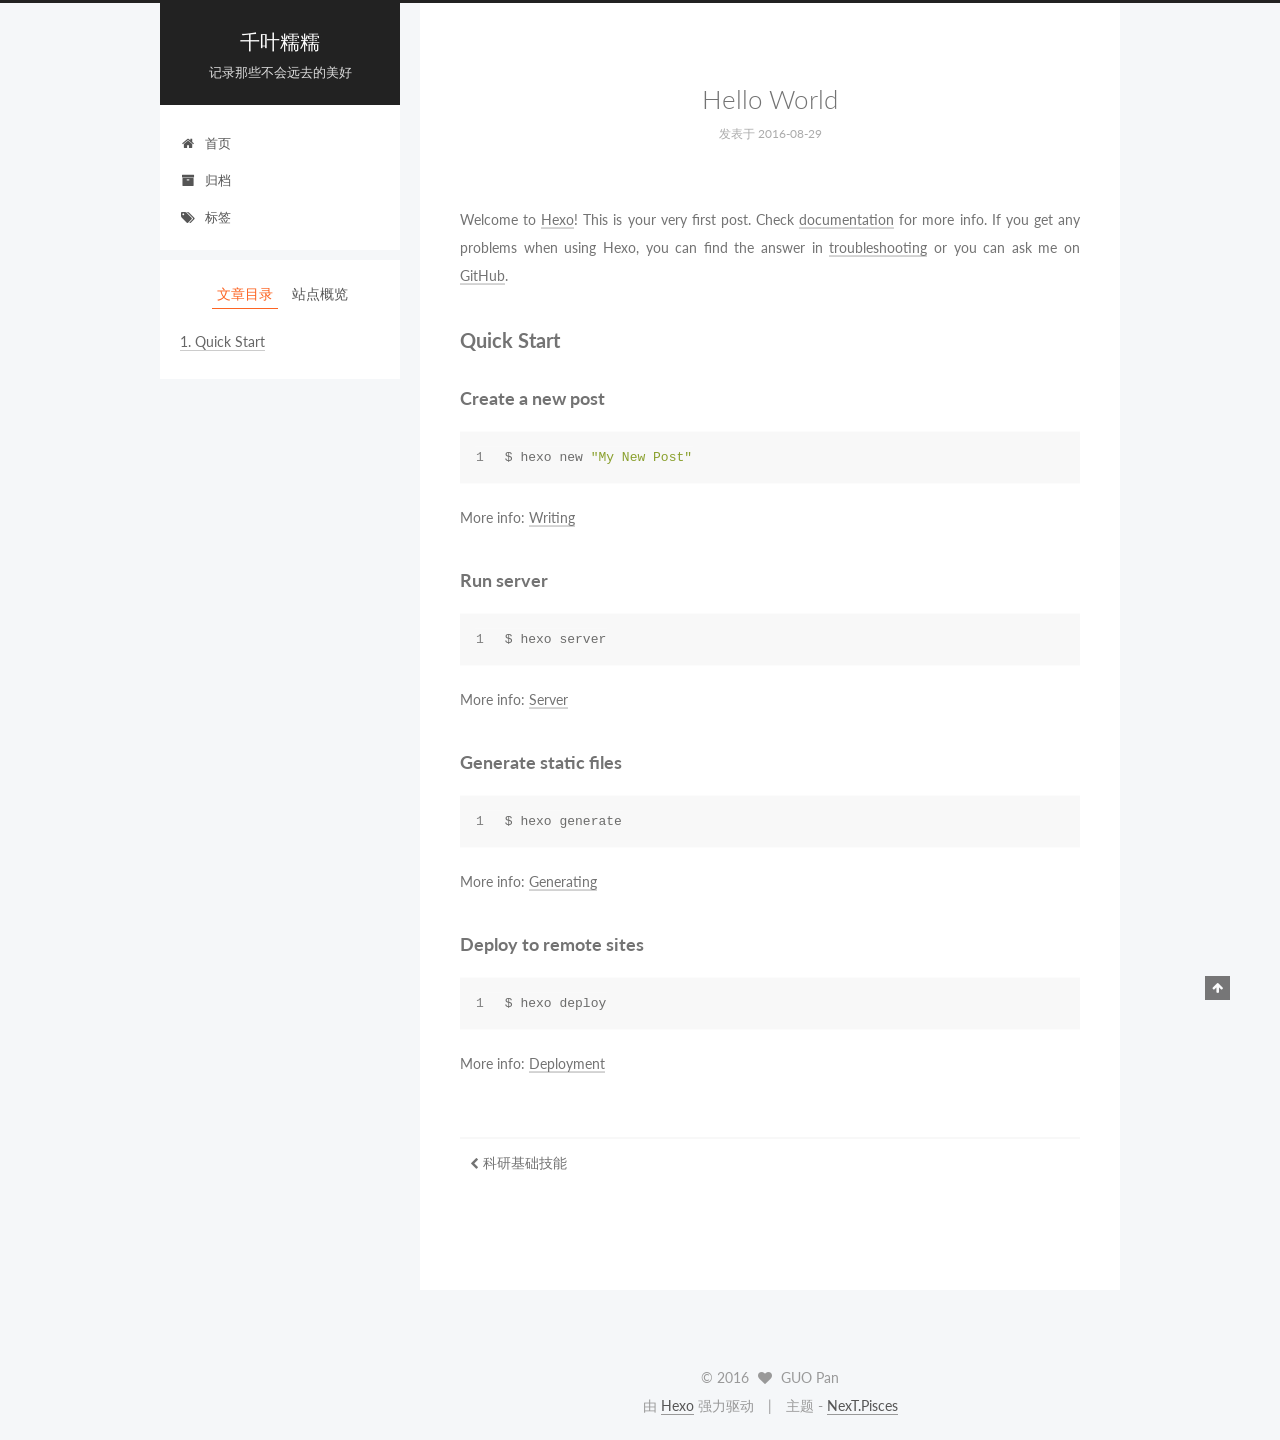
<file: 2016/08/29/hello-world/index.html>
<!doctype html>



  


<html class="theme-next pisces use-motion">
<head>
  <meta charset="UTF-8"/>
<meta http-equiv="X-UA-Compatible" content="IE=edge,chrome=1" />
<meta name="viewport" content="width=device-width, initial-scale=1, maximum-scale=1"/>



<meta http-equiv="Cache-Control" content="no-transform" />
<meta http-equiv="Cache-Control" content="no-siteapp" />












  
  
  <link href="/vendors/fancybox/source/jquery.fancybox.css?v=2.1.5" rel="stylesheet" type="text/css" />




  
  
  
  

  
    
    
  

  

  

  

  

  
    
    
    <link href="//fonts.googleapis.com/css?family=Lato:300,300italic,400,400italic,700,700italic&subset=latin,latin-ext" rel="stylesheet" type="text/css">
  






<link href="/vendors/font-awesome/css/font-awesome.min.css?v=4.4.0" rel="stylesheet" type="text/css" />

<link href="/css/main.css?v=5.0.1" rel="stylesheet" type="text/css" />


  <meta name="keywords" content="Hexo, NexT" />








  <link rel="shortcut icon" type="image/x-icon" href="/favicon.ico?v=5.0.1" />






<meta name="description" content="Welcome to Hexo! This is your very first post. Check documentation for more info. If you get any problems when using Hexo, you can find the answer in troubleshooting or you can ask me on GitHub.
Quick">
<meta property="og:type" content="article">
<meta property="og:title" content="Hello World">
<meta property="og:url" content="http://guopan.github.io/2016/08/29/hello-world/index.html">
<meta property="og:site_name" content="千叶糯糯">
<meta property="og:description" content="Welcome to Hexo! This is your very first post. Check documentation for more info. If you get any problems when using Hexo, you can find the answer in troubleshooting or you can ask me on GitHub.
Quick">
<meta property="og:updated_time" content="2016-08-29T10:52:48.377Z">
<meta name="twitter:card" content="summary">
<meta name="twitter:title" content="Hello World">
<meta name="twitter:description" content="Welcome to Hexo! This is your very first post. Check documentation for more info. If you get any problems when using Hexo, you can find the answer in troubleshooting or you can ask me on GitHub.
Quick">



<script type="text/javascript" id="hexo.configuration">
  var NexT = window.NexT || {};
  var CONFIG = {
    scheme: 'Pisces',
    sidebar: {"position":"left","display":"post"},
    fancybox: true,
    motion: true,
    duoshuo: {
      userId: 0,
      author: '博主'
    }
  };
</script>




  <link rel="canonical" href="http://guopan.github.io/2016/08/29/hello-world/"/>

  <title> Hello World | 千叶糯糯 </title>
</head>

<body itemscope itemtype="http://schema.org/WebPage" lang="zh-Hans">

  










  
  
    
  

  <div class="container one-collumn sidebar-position-left page-post-detail ">
    <div class="headband"></div>

    <header id="header" class="header" itemscope itemtype="http://schema.org/WPHeader">
      <div class="header-inner"><div class="site-meta ">
  

  <div class="custom-logo-site-title">
    <a href="/"  class="brand" rel="start">
      <span class="logo-line-before"><i></i></span>
      <span class="site-title">千叶糯糯</span>
      <span class="logo-line-after"><i></i></span>
    </a>
  </div>
  <p class="site-subtitle">记录那些不会远去的美好</p>
</div>

<div class="site-nav-toggle">
  <button>
    <span class="btn-bar"></span>
    <span class="btn-bar"></span>
    <span class="btn-bar"></span>
  </button>
</div>

<nav class="site-nav">
  

  
    <ul id="menu" class="menu">
      
        
        <li class="menu-item menu-item-home">
          <a href="/" rel="section">
            
              <i class="menu-item-icon fa fa-fw fa-home"></i> <br />
            
            首页
          </a>
        </li>
      
        
        <li class="menu-item menu-item-archives">
          <a href="/archives" rel="section">
            
              <i class="menu-item-icon fa fa-fw fa-archive"></i> <br />
            
            归档
          </a>
        </li>
      
        
        <li class="menu-item menu-item-tags">
          <a href="/tags" rel="section">
            
              <i class="menu-item-icon fa fa-fw fa-tags"></i> <br />
            
            标签
          </a>
        </li>
      

      
    </ul>
  

  
</nav>

 </div>
    </header>

    <main id="main" class="main">
      <div class="main-inner">
        <div class="content-wrap">
          <div id="content" class="content">
            

  <div id="posts" class="posts-expand">
    

  
  

  
  
  

  <article class="post post-type-normal " itemscope itemtype="http://schema.org/Article">

    
      <header class="post-header">

        
        
          <h1 class="post-title" itemprop="name headline">
            
            
              
                Hello World
              
            
          </h1>
        

        <div class="post-meta">
          <span class="post-time">
            <span class="post-meta-item-icon">
              <i class="fa fa-calendar-o"></i>
            </span>
            <span class="post-meta-item-text">发表于</span>
            <time itemprop="dateCreated" datetime="2016-08-29T18:52:48+08:00" content="2016-08-29">
              2016-08-29
            </time>
          </span>

          

          
            
          

          

          
          

          
        </div>
      </header>
    


    <div class="post-body" itemprop="articleBody">

      
      

      
        <p>Welcome to <a href="https://hexo.io/" target="_blank" rel="external">Hexo</a>! This is your very first post. Check <a href="https://hexo.io/docs/" target="_blank" rel="external">documentation</a> for more info. If you get any problems when using Hexo, you can find the answer in <a href="https://hexo.io/docs/troubleshooting.html" target="_blank" rel="external">troubleshooting</a> or you can ask me on <a href="https://github.com/hexojs/hexo/issues" target="_blank" rel="external">GitHub</a>.</p>
<h2 id="Quick-Start"><a href="#Quick-Start" class="headerlink" title="Quick Start"></a>Quick Start</h2><h3 id="Create-a-new-post"><a href="#Create-a-new-post" class="headerlink" title="Create a new post"></a>Create a new post</h3><figure class="highlight bash"><table><tr><td class="gutter"><pre><div class="line">1</div></pre></td><td class="code"><pre><div class="line">$ hexo new <span class="string">"My New Post"</span></div></pre></td></tr></table></figure>
<p>More info: <a href="https://hexo.io/docs/writing.html" target="_blank" rel="external">Writing</a></p>
<h3 id="Run-server"><a href="#Run-server" class="headerlink" title="Run server"></a>Run server</h3><figure class="highlight bash"><table><tr><td class="gutter"><pre><div class="line">1</div></pre></td><td class="code"><pre><div class="line">$ hexo server</div></pre></td></tr></table></figure>
<p>More info: <a href="https://hexo.io/docs/server.html" target="_blank" rel="external">Server</a></p>
<h3 id="Generate-static-files"><a href="#Generate-static-files" class="headerlink" title="Generate static files"></a>Generate static files</h3><figure class="highlight bash"><table><tr><td class="gutter"><pre><div class="line">1</div></pre></td><td class="code"><pre><div class="line">$ hexo generate</div></pre></td></tr></table></figure>
<p>More info: <a href="https://hexo.io/docs/generating.html" target="_blank" rel="external">Generating</a></p>
<h3 id="Deploy-to-remote-sites"><a href="#Deploy-to-remote-sites" class="headerlink" title="Deploy to remote sites"></a>Deploy to remote sites</h3><figure class="highlight bash"><table><tr><td class="gutter"><pre><div class="line">1</div></pre></td><td class="code"><pre><div class="line">$ hexo deploy</div></pre></td></tr></table></figure>
<p>More info: <a href="https://hexo.io/docs/deployment.html" target="_blank" rel="external">Deployment</a></p>

      
    </div>

    <div>
      
        

      
    </div>

    <div>
      
        

      
    </div>

    <footer class="post-footer">
      

      
        <div class="post-nav">
          <div class="post-nav-next post-nav-item">
            
              <a href="/2016/08/20/Science_Reach_Skills/" rel="next" title="科研基础技能">
                <i class="fa fa-chevron-left"></i> 科研基础技能
              </a>
            
          </div>

          <div class="post-nav-prev post-nav-item">
            
          </div>
        </div>
      

      
      
    </footer>
  </article>



    <div class="post-spread">
      
    </div>
  </div>


          </div>
          


          
  <div class="comments" id="comments">
    
  </div>


        </div>
        
          
  
  <div class="sidebar-toggle">
    <div class="sidebar-toggle-line-wrap">
      <span class="sidebar-toggle-line sidebar-toggle-line-first"></span>
      <span class="sidebar-toggle-line sidebar-toggle-line-middle"></span>
      <span class="sidebar-toggle-line sidebar-toggle-line-last"></span>
    </div>
  </div>

  <aside id="sidebar" class="sidebar">
    <div class="sidebar-inner">

      

      
        <ul class="sidebar-nav motion-element">
          <li class="sidebar-nav-toc sidebar-nav-active" data-target="post-toc-wrap" >
            文章目录
          </li>
          <li class="sidebar-nav-overview" data-target="site-overview">
            站点概览
          </li>
        </ul>
      

      <section class="site-overview sidebar-panel ">
        <div class="site-author motion-element" itemprop="author" itemscope itemtype="http://schema.org/Person">
          <img class="site-author-image" itemprop="image"
               src="/images/avatar.png"
               alt="GUO Pan" />
          <p class="site-author-name" itemprop="name">GUO Pan</p>
          <p class="site-description motion-element" itemprop="description">春阑珊，淡紫透霞残</p>
        </div>
        <nav class="site-state motion-element">
          <div class="site-state-item site-state-posts">
            <a href="/archives">
              <span class="site-state-item-count">3</span>
              <span class="site-state-item-name">日志</span>
            </a>
          </div>

          
            <div class="site-state-item site-state-categories">
              
                <span class="site-state-item-count">2</span>
                <span class="site-state-item-name">分类</span>
              
            </div>
          

          

        </nav>

        

        <div class="links-of-author motion-element">
          
        </div>

        
        

        
        

      </section>

      
        <section class="post-toc-wrap motion-element sidebar-panel sidebar-panel-active">
          <div class="post-toc">
            
              
            
            
              <div class="post-toc-content"><ol class="nav"><li class="nav-item nav-level-2"><a class="nav-link" href="#Quick-Start"><span class="nav-number">1.</span> <span class="nav-text">Quick Start</span></a><ol class="nav-child"><li class="nav-item nav-level-3"><a class="nav-link" href="#Create-a-new-post"><span class="nav-number">1.1.</span> <span class="nav-text">Create a new post</span></a></li><li class="nav-item nav-level-3"><a class="nav-link" href="#Run-server"><span class="nav-number">1.2.</span> <span class="nav-text">Run server</span></a></li><li class="nav-item nav-level-3"><a class="nav-link" href="#Generate-static-files"><span class="nav-number">1.3.</span> <span class="nav-text">Generate static files</span></a></li><li class="nav-item nav-level-3"><a class="nav-link" href="#Deploy-to-remote-sites"><span class="nav-number">1.4.</span> <span class="nav-text">Deploy to remote sites</span></a></li></ol></li></ol></div>
            
          </div>
        </section>
      

    </div>
  </aside>


        
      </div>
    </main>

    <footer id="footer" class="footer">
      <div class="footer-inner">
        <div class="copyright" >
  
  &copy; 
  <span itemprop="copyrightYear">2016</span>
  <span class="with-love">
    <i class="fa fa-heart"></i>
  </span>
  <span class="author" itemprop="copyrightHolder">GUO Pan</span>
</div>

<div class="powered-by">
  由 <a class="theme-link" href="https://hexo.io">Hexo</a> 强力驱动
</div>

<div class="theme-info">
  主题 -
  <a class="theme-link" href="https://github.com/iissnan/hexo-theme-next">
    NexT.Pisces
  </a>
</div>

        

        
      </div>
    </footer>

    <div class="back-to-top">
      <i class="fa fa-arrow-up"></i>
    </div>
  </div>

  

<script type="text/javascript">
  if (Object.prototype.toString.call(window.Promise) !== '[object Function]') {
    window.Promise = null;
  }
</script>









  



  
  <script type="text/javascript" src="/vendors/jquery/index.js?v=2.1.3"></script>

  
  <script type="text/javascript" src="/vendors/fastclick/lib/fastclick.min.js?v=1.0.6"></script>

  
  <script type="text/javascript" src="/vendors/jquery_lazyload/jquery.lazyload.js?v=1.9.7"></script>

  
  <script type="text/javascript" src="/vendors/velocity/velocity.min.js?v=1.2.1"></script>

  
  <script type="text/javascript" src="/vendors/velocity/velocity.ui.min.js?v=1.2.1"></script>

  
  <script type="text/javascript" src="/vendors/fancybox/source/jquery.fancybox.pack.js?v=2.1.5"></script>


  


  <script type="text/javascript" src="/js/src/utils.js?v=5.0.1"></script>

  <script type="text/javascript" src="/js/src/motion.js?v=5.0.1"></script>



  
  


  <script type="text/javascript" src="/js/src/affix.js?v=5.0.1"></script>

  <script type="text/javascript" src="/js/src/schemes/pisces.js?v=5.0.1"></script>



  
  <script type="text/javascript" src="/js/src/scrollspy.js?v=5.0.1"></script>
<script type="text/javascript" src="/js/src/post-details.js?v=5.0.1"></script>



  


  <script type="text/javascript" src="/js/src/bootstrap.js?v=5.0.1"></script>



  



  




  
  

  

  

  

</body>
</html>
</file>
<file: css/main.css>
/* normalize.css v3.0.2 | MIT License | git.io/normalize */
html {
  font-family: sans-serif; /* 1 */
  -ms-text-size-adjust: 100%; /* 2 */
  -webkit-text-size-adjust: 100%; /* 2 */
}
body {
  margin: 0;
}
article,
aside,
details,
figcaption,
figure,
footer,
header,
hgroup,
main,
menu,
nav,
section,
summary {
  display: block;
}
audio,
canvas,
progress,
video {
  display: inline-block; /* 1 */
  vertical-align: baseline; /* 2 */
}
audio:not([controls]) {
  display: none;
  height: 0;
}
[hidden],
template {
  display: none;
}
a {
  background-color: transparent;
}
a:active,
a:hover {
  outline: 0;
}
abbr[title] {
  border-bottom: 1px dotted;
}
b,
strong {
  font-weight: bold;
}
dfn {
  font-style: italic;
}
h1 {
  font-size: 2em;
  margin: 0.67em 0;
}
mark {
  background: #ff0;
  color: #000;
}
small {
  font-size: 80%;
}
sub,
sup {
  font-size: 75%;
  line-height: 0;
  position: relative;
  vertical-align: baseline;
}
sup {
  top: -0.5em;
}
sub {
  bottom: -0.25em;
}
img {
  border: 0;
}
svg:not(:root) {
  overflow: hidden;
}
figure {
  margin: 1em 40px;
}
hr {
  -moz-box-sizing: content-box;
  box-sizing: content-box;
  height: 0;
}
pre {
  overflow: auto;
}
code,
kbd,
pre,
samp {
  font-family: monospace, monospace;
  font-size: 1em;
}
button,
input,
optgroup,
select,
textarea {
  color: inherit; /* 1 */
  font: inherit; /* 2 */
  margin: 0; /* 3 */
}
button {
  overflow: visible;
}
button,
select {
  text-transform: none;
}
button,
html input[type="button"],
input[type="reset"],
input[type="submit"] {
  -webkit-appearance: button; /* 2 */
  cursor: pointer; /* 3 */
}
button[disabled],
html input[disabled] {
  cursor: default;
}
button::-moz-focus-inner,
input::-moz-focus-inner {
  border: 0;
  padding: 0;
}
input {
  line-height: normal;
}
input[type="checkbox"],
input[type="radio"] {
  box-sizing: border-box; /* 1 */
  padding: 0; /* 2 */
}
input[type="number"]::-webkit-inner-spin-button,
input[type="number"]::-webkit-outer-spin-button {
  height: auto;
}
input[type="search"] {
  -webkit-appearance: textfield; /* 1 */
  -moz-box-sizing: content-box;
  -webkit-box-sizing: content-box; /* 2 */
  box-sizing: content-box;
}
input[type="search"]::-webkit-search-cancel-button,
input[type="search"]::-webkit-search-decoration {
  -webkit-appearance: none;
}
fieldset {
  border: 1px solid #c0c0c0;
  margin: 0 2px;
  padding: 0.35em 0.625em 0.75em;
}
legend {
  border: 0; /* 1 */
  padding: 0; /* 2 */
}
textarea {
  overflow: auto;
}
optgroup {
  font-weight: bold;
}
table {
  border-collapse: collapse;
  border-spacing: 0;
}
td,
th {
  padding: 0;
}
::selection {
  background: #262a30;
  color: #fff;
}
body {
  position: relative;
  font-family: 'Lato', "PingFang SC", "Microsoft YaHei", sans-serif;
  font-size: 14px;
  line-height: 2;
  color: #555;
  background: #fff;
}
@media (max-width: 767px) {
  body {
    padding-right: 0 !important;
  }
}
@media (min-width: 768px) and (max-width: 991px) {
  body {
    padding-right: 0 !important;
  }
}
@media (min-width: 1600px) {
  body {
    font-size: 16px;
  }
}
h1,
h2,
h3,
h4,
h5,
h6 {
  margin: 0;
  padding: 0;
  font-weight: bold;
  line-height: 1.5;
  font-family: 'Lato', "PingFang SC", "Microsoft YaHei", sans-serif;
}
h2,
h3,
h4,
h5,
h6 {
  margin: 20px 0 15px;
}
h1 {
  font-size: 22px;
}
@media (max-width: 767px) {
  h1 {
    font-size: 18px;
  }
}
h2 {
  font-size: 20px;
}
@media (max-width: 767px) {
  h2 {
    font-size: 16px;
  }
}
h3 {
  font-size: 18px;
}
@media (max-width: 767px) {
  h3 {
    font-size: 14px;
  }
}
h4 {
  font-size: 16px;
}
@media (max-width: 767px) {
  h4 {
    font-size: 12px;
  }
}
h5 {
  font-size: 14px;
}
@media (max-width: 767px) {
  h5 {
    font-size: 10px;
  }
}
h6 {
  font-size: 12px;
}
@media (max-width: 767px) {
  h6 {
    font-size: 8px;
  }
}
p {
  margin: 0 0 25px 0;
}
a {
  color: #555;
  text-decoration: none;
  border-bottom: 1px solid #999;
  word-wrap: break-word;
}
a:hover {
  color: #222;
  border-bottom-color: #222;
}
ul {
  list-style: none;
}
blockquote {
  margin: 0;
  padding: 0;
}
img {
  display: block;
  margin: auto;
  max-width: 100%;
  height: auto;
}
hr {
  margin: 40px 0;
  height: 3px;
  border: none;
  background-color: #ddd;
  background-image: repeating-linear-gradient(-45deg, #fff, #fff 4px, transparent 4px, transparent 8px);
}
blockquote {
  padding: 0 15px;
  color: #666;
  border-left: 4px solid #ddd;
}
blockquote cite::before {
  content: "-";
  padding: 0 5px;
}
dt {
  font-weight: 700;
}
dd {
  margin: 0;
  padding: 0;
}
.text-left {
  text-align: left;
}
.text-center {
  text-align: center;
}
.text-right {
  text-align: right;
}
.text-justify {
  text-align: justify;
}
.text-nowrap {
  white-space: nowrap;
}
.text-lowercase {
  text-transform: lowercase;
}
.text-uppercase {
  text-transform: uppercase;
}
.text-capitalize {
  text-transform: capitalize;
}
.center-block {
  display: block;
  margin-left: auto;
  margin-right: auto;
}
.clearfix:before,
.clearfix:after {
  content: " ";
  display: table;
}
.clearfix:after {
  clear: both;
}
.pullquote {
  width: 45%;
}
.pullquote.left {
  float: left;
  margin-left: 5px;
  margin-right: 10px;
}
.pullquote.right {
  float: right;
  margin-left: 10px;
  margin-right: 5px;
}
.affix.affix.affix {
  position: fixed;
}
.translation {
  margin-top: -20px;
  font-size: 14px;
  color: #999;
}
.scrollbar-measure {
  width: 100px;
  height: 100px;
  overflow: scroll;
  position: absolute;
  top: -9999px;
}
.use-motion .motion-element {
  opacity: 0;
}
#local-search-input {
  padding: 3px;
  border: none;
  text-indent: 14px;
  border-radius: 0;
  width: 140px;
  outline: none;
  border-bottom: 1px solid #999;
  background: inherit;
  opacity: 0.5;
}
#local-search-input:focus {
  opacity: 1;
}
.search-icon {
  position: absolute;
  top: 9px;
}
table {
  margin: 20px 0;
  width: 100%;
  border-collapse: collapse;
  border-spacing: 0;
  border: 1px solid #ddd;
  font-size: 14px;
  table-layout: fixed;
  word-wrap: break-all;
}
table>tbody>tr:nth-of-type(odd) {
  background-color: #f9f9f9;
}
table>tbody>tr:hover {
  background-color: #f5f5f5;
}
caption,
th,
td {
  padding: 8px;
  text-align: left;
  vertical-align: middle;
  font-weight: normal;
}
th,
td {
  border-bottom: 3px solid #ddd;
  border-right: 1px solid #eee;
}
th {
  padding-bottom: 10px;
  font-weight: 700;
}
td {
  border-bottom-width: 1px;
}
html,
body {
  height: 100%;
}
.container {
  position: relative;
  min-height: 100%;
}
.header-inner {
  margin: 0 auto;
  padding: 100px 0 70px;
  width: 700px;
}
@media (min-width: 1600px) {
  .container .header-inner {
    width: 900px;
  }
}
.main {
  padding-bottom: 150px;
}
.main-inner {
  margin: 0 auto;
  width: 700px;
}
@media (min-width: 1600px) {
  .container .main-inner {
    width: 900px;
  }
}
.footer {
  position: absolute;
  left: 0;
  bottom: 0;
  width: 100%;
  min-height: 50px;
}
.footer-inner {
  box-sizing: border-box;
  margin: 20px auto;
  width: 700px;
}
@media (min-width: 1600px) {
  .container .footer-inner {
    width: 900px;
  }
}
pre,
.highlight {
  overflow: auto;
  margin: 20px 0;
  padding: 15px;
  font-size: 13px;
  color: #4d4d4c;
  background: #f7f7f7;
  line-height: 1.6;
}
pre,
code {
  font-family: consolas, Menlo, "PingFang SC", "Microsoft YaHei", monospace;
}
code {
  padding: 2px 4px;
  word-break: break-all;
  color: #555;
  background: #eee;
  border-radius: 4px;
  font-size: 13px;
}
pre code {
  padding: 0;
  color: #4d4d4c;
  background: none;
  text-shadow: none;
}
.highlight pre {
  border: none;
  margin: 0;
  padding: 1px;
}
.highlight table {
  margin: 0;
  width: auto;
  border: none;
}
.highlight td {
  border: none;
  padding: 0;
}
.highlight figcaption {
  font-size: 1em;
  color: #4d4d4c;
  line-height: 1em;
  margin-bottom: 1em;
}
.highlight figcaption:before,
.highlight figcaption:after {
  content: " ";
  display: table;
}
.highlight figcaption:after {
  clear: both;
}
.highlight figcaption a {
  float: right;
  color: #4d4d4c;
}
.highlight figcaption a:hover {
  border-bottom-color: #4d4d4c;
}
.highlight .gutter pre {
  color: #666;
  text-align: right;
  padding-right: 20px;
}
.highlight .line {
  height: 20px;
}
.gist table {
  width: auto;
}
.gist table td {
  border: none;
}
pre .comment {
  color: #8e908c;
}
pre .variable,
pre .attribute,
pre .tag,
pre .regexp,
pre .ruby .constant,
pre .xml .tag .title,
pre .xml .pi,
pre .xml .doctype,
pre .html .doctype,
pre .css .id,
pre .css .class,
pre .css .pseudo {
  color: #c82829;
}
pre .number,
pre .preprocessor,
pre .built_in,
pre .literal,
pre .params,
pre .constant,
pre .command {
  color: #f5871f;
}
pre .ruby .class .title,
pre .css .rules .attribute,
pre .string,
pre .value,
pre .inheritance,
pre .header,
pre .ruby .symbol,
pre .xml .cdata,
pre .special,
pre .number,
pre .formula {
  color: #718c00;
}
pre .title,
pre .css .hexcolor {
  color: #3e999f;
}
pre .function,
pre .python .decorator,
pre .python .title,
pre .ruby .function .title,
pre .ruby .title .keyword,
pre .perl .sub,
pre .javascript .title,
pre .coffeescript .title {
  color: #4271ae;
}
pre .keyword,
pre .javascript .function {
  color: #8959a8;
}
.full-image.full-image.full-image {
  border: none;
  max-width: 100%;
  width: auto;
  margin: 20px auto;
}
@media (min-width: 992px) {
  .full-image.full-image.full-image {
    max-width: none;
    width: 126%;
    margin: 0 -13%;
  }
}
.blockquote-center,
.page-home .post-type-quote blockquote,
.page-post-detail .post-type-quote blockquote {
  position: relative;
  margin: 40px 0;
  padding: 0;
  border-left: none;
  text-align: center;
}
.blockquote-center::before,
.page-home .post-type-quote blockquote::before,
.page-post-detail .post-type-quote blockquote::before,
.blockquote-center::after,
.page-home .post-type-quote blockquote::after,
.page-post-detail .post-type-quote blockquote::after {
  position: absolute;
  content: ' ';
  display: block;
  width: 100%;
  height: 24px;
  opacity: 0.2;
  background-repeat: no-repeat;
  background-position: 0 -6px;
  background-size: 22px 22px;
}
.blockquote-center::before,
.page-home .post-type-quote blockquote::before,
.page-post-detail .post-type-quote blockquote::before {
  top: -20px;
  background-image: url("../images/quote-l.svg");
  border-top: 1px solid #ccc;
}
.blockquote-center::after,
.page-home .post-type-quote blockquote::after,
.page-post-detail .post-type-quote blockquote::after {
  bottom: -20px;
  background-image: url("../images/quote-r.svg");
  border-bottom: 1px solid #ccc;
  background-position: 100% 8px;
}
.blockquote-center p,
.page-home .post-type-quote blockquote p,
.page-post-detail .post-type-quote blockquote p,
.blockquote-center div,
.page-home .post-type-quote blockquote div,
.page-post-detail .post-type-quote blockquote div {
  text-align: center;
}
.post .post-body .group-picture img {
  box-sizing: border-box;
  padding: 0 3px;
  border: none;
}
.post .group-picture-row {
  overflow: hidden;
  margin-top: 6px;
}
.post .group-picture-row:first-child {
  margin-top: 0;
}
.post .group-picture-column {
  float: left;
}
.page-post-detail .post-body .group-picture-column {
  float: none;
  margin-top: 10px;
  width: auto !important;
}
.page-post-detail .post-body .group-picture-column img {
  margin: 0 auto;
}
.page-archive .group-picture-container {
  overflow: hidden;
}
.page-archive .group-picture-row {
  float: left;
}
.page-archive .group-picture-row:first-child {
  margin-top: 6px;
}
.page-archive .group-picture-column {
  max-width: 150px;
  max-height: 150px;
}
.btn {
  display: inline-block;
  padding: 0 20px;
  font-size: 14px;
  color: #fff;
  background: #222;
  border: 2px solid #555;
  text-decoration: none;
  border-radius: 0;
  transition-property: background-color;
  transition-duration: 0.2s;
  transition-timing-function: ease-in-out;
  transition-delay: 0s;
}
.btn:hover,
.post-more-link .btn:hover {
  border-color: #222;
  color: #fff;
  background: #222;
}
.btn-bar {
  display: block;
  width: 22px;
  height: 2px;
  background: #555;
  border-radius: 1px;
}
.btn-bar+.btn-bar {
  margin-top: 4px;
}
.pagination {
  margin: 120px 0 40px;
  text-align: center;
  border-top: 1px solid #eee;
}
.page-number-basic,
.pagination .prev,
.pagination .next,
.pagination .page-number,
.pagination .space {
  display: inline-block;
  position: relative;
  top: -1px;
  margin: 0 10px;
  padding: 0 10px;
  line-height: 30px;
}
@media (max-width: 767px) {
  .page-number-basic,
  .pagination .prev,
  .pagination .next,
  .pagination .page-number,
  .pagination .space {
    margin: 0 5px;
  }
}
.pagination .prev,
.pagination .next,
.pagination .page-number {
  border-bottom: 0;
  border-top: 1px solid #eee;
  transition-property: border-color;
  transition-duration: 0.2s;
  transition-timing-function: ease-in-out;
  transition-delay: 0s;
}
.pagination .prev:hover,
.pagination .next:hover,
.pagination .page-number:hover {
  border-top-color: #222;
}
.pagination .space {
  padding: 0;
  margin: 0;
}
.pagination .prev {
  margin-left: 0;
}
.pagination .next {
  margin-right: 0;
}
.pagination .page-number.current {
  color: #fff;
  background: #ccc;
  border-top-color: #ccc;
}
@media (max-width: 767px) {
  .pagination {
    border-top: none;
  }
  .pagination .prev,
  .pagination .next,
  .pagination .page-number {
    margin-bottom: 10px;
    border-top: 0;
    border-bottom: 1px solid #eee;
  }
  .pagination .prev:hover,
  .pagination .next:hover,
  .pagination .page-number:hover {
    border-bottom-color: #222;
  }
}
.comments {
  margin: 60px 20px 0;
}
.tag-cloud {
  text-align: center;
}
.tag-cloud a {
  display: inline-block;
  margin: 10px;
}
.back-to-top {
  box-sizing: border-box;
  position: fixed;
  bottom: -100px;
  right: 50px;
  z-index: 1050;
  padding: 0 6px;
  width: 25px;
  background: #222;
  font-size: 12px;
  opacity: 0.6;
  color: #fff;
  cursor: pointer;
  text-align: center;
  -webkit-transform: translateZ(0);
  transition-property: bottom;
  transition-duration: 0.2s;
  transition-timing-function: ease-in-out;
  transition-delay: 0s;
}
@media (max-width: 767px) {
  .back-to-top {
    display: none;
  }
}
@media (min-width: 768px) and (max-width: 991px) {
  .back-to-top {
    display: none;
  }
}
.back-to-top.back-to-top-on {
  bottom: 40px;
}
.header {
  background: #fff;
}
.header-inner {
  position: relative;
}
.headband {
  height: 3px;
  background: #222;
}
.site-meta {
  margin: 0;
  text-align: center;
}
@media (max-width: 767px) {
  .site-meta {
    text-align: center;
  }
}
.brand {
  position: relative;
  display: inline-block;
  padding: 0 40px;
  color: #fff;
  background: #222;
  border-bottom: none;
}
.brand:hover {
  color: #fff;
}
.logo {
  display: inline-block;
  margin-right: 5px;
  line-height: 36px;
  vertical-align: top;
}
.site-title {
  display: inline-block;
  vertical-align: top;
  line-height: 36px;
  font-size: 20px;
  font-weight: normal;
  font-family: 'Lato', "PingFang SC", "Microsoft YaHei", sans-serif;
}
.site-subtitle {
  margin-top: 10px;
  font-size: 13px;
  color: #ddd;
}
.use-motion .brand {
  opacity: 0;
}
.use-motion .logo,
.use-motion .site-title,
.use-motion .site-subtitle {
  opacity: 0;
  position: relative;
  top: -10px;
}
.site-nav-toggle {
  display: none;
  position: absolute;
  top: 10px;
  left: 10px;
}
@media (max-width: 767px) {
  .site-nav-toggle {
    display: block;
  }
}
.site-nav-toggle button {
  margin-top: 2px;
  padding: 9px 10px;
  background: transparent;
  border: none;
}
@media (max-width: 767px) {
  .site-nav {
    display: none;
    margin: 0 -10px;
    padding: 0 10px;
    clear: both;
    border-top: 1px solid #ddd;
  }
}
@media (min-width: 768px) and (max-width: 991px) {
  .site-nav {
    display: block !important;
  }
}
@media (min-width: 992px) {
  .site-nav {
    display: block !important;
  }
}
.menu {
  margin-top: 20px;
  padding-left: 0;
  text-align: center;
}
.menu .menu-item {
  display: inline-block;
  margin: 0 10px;
}
@media screen and (max-width: 767px) {
  .menu .menu-item {
    margin-top: 10px;
  }
}
.menu .menu-item a {
  display: block;
  font-size: 13px;
  text-transform: capitalize;
  line-height: inherit;
  border-bottom: 1px solid transparent;
  transition-property: border-color;
  transition-duration: 0.2s;
  transition-timing-function: ease-in-out;
  transition-delay: 0s;
}
.menu .menu-item a:hover,
.menu-item-active a {
  border-bottom-color: #222;
}
.menu .menu-item .fa {
  margin-right: 5px;
}
.use-motion .menu-item {
  opacity: 0;
}
.post-body {
  font-family: 'Lato', "PingFang SC", "Microsoft YaHei", sans-serif;
}
@media (max-width: 767px) {
  .post-body {
    word-break: break-word;
  }
}
.post-body .fancybox img {
  display: block !important;
  margin: 0 auto;
  cursor: pointer;
  cursor: zoom-in;
  cursor: -webkit-zoom-in;
}
.post-body .image-caption,
.post-body .figure .caption {
  margin: 10px auto 15px;
  text-align: center;
  font-size: 14px;
  color: #999;
  font-weight: bold;
  line-height: 1;
}
.post-sticky-flag {
  display: inline-block;
  font-size: 16px;
  -ms-transform: rotate(30deg);
  -webkit-transform: rotate(30deg);
  -moz-transform: rotate(30deg);
  -ms-transform: rotate(30deg);
  -o-transform: rotate(30deg);
  transform: rotate(30deg);
}
.posts-expand {
  padding-top: 40px;
}
@media (max-width: 767px) {
  .posts-expand {
    margin: 0 20px;
  }
  .post-body pre,
  .post-body .highlight {
    padding: 10px;
  }
  .post-body pre .gutter pre,
  .post-body .highlight .gutter pre {
    padding-right: 10px;
  }
}
@media (min-width: 992px) {
  .posts-expand .post-body {
    text-align: justify;
  }
}
.posts-expand .post-body h2,
.posts-expand .post-body h3,
.posts-expand .post-body h4,
.posts-expand .post-body h5,
.posts-expand .post-body h6 {
  padding-top: 10px;
}
.posts-expand .post-body h2 .header-anchor,
.posts-expand .post-body h3 .header-anchor,
.posts-expand .post-body h4 .header-anchor,
.posts-expand .post-body h5 .header-anchor,
.posts-expand .post-body h6 .header-anchor {
  float: right;
  margin-left: 10px;
  color: #ccc;
  border-bottom-style: none;
  visibility: hidden;
}
.posts-expand .post-body h2 .header-anchor:hover,
.posts-expand .post-body h3 .header-anchor:hover,
.posts-expand .post-body h4 .header-anchor:hover,
.posts-expand .post-body h5 .header-anchor:hover,
.posts-expand .post-body h6 .header-anchor:hover {
  color: inherit;
}
.posts-expand .post-body h2:hover .header-anchor,
.posts-expand .post-body h3:hover .header-anchor,
.posts-expand .post-body h4:hover .header-anchor,
.posts-expand .post-body h5:hover .header-anchor,
.posts-expand .post-body h6:hover .header-anchor {
  visibility: visible;
}
.posts-expand .post-body ul li {
  list-style: circle;
}
.posts-expand .post-body img {
  box-sizing: border-box;
  margin: auto;
  padding: 3px;
  border: 1px solid #ddd;
}
.posts-expand .fancybox img {
  margin: 0 auto;
}
@media (max-width: 767px) {
  .posts-collapse {
    margin: 0 20px;
  }
  .posts-collapse .post-title,
  .posts-collapse .post-meta {
    display: block;
    width: auto;
    text-align: left;
  }
}
.posts-collapse {
  position: relative;
  z-index: 1010;
  margin-left: 55px;
}
.posts-collapse::after {
  content: " ";
  position: absolute;
  top: 20px;
  left: 0;
  margin-left: -2px;
  width: 4px;
  height: 100%;
  background: #f5f5f5;
  z-index: -1;
}
@media (max-width: 767px) {
  .posts-collapse {
    margin: 0 20px;
  }
}
.posts-collapse .collection-title {
  position: relative;
  margin: 60px 0;
}
.posts-collapse .collection-title h2 {
  margin-left: 20px;
}
.posts-collapse .collection-title small {
  color: #bbb;
}
.posts-collapse .collection-title::before {
  content: " ";
  position: absolute;
  left: 0;
  top: 50%;
  margin-left: -4px;
  margin-top: -4px;
  width: 8px;
  height: 8px;
  background: #bbb;
  border-radius: 50%;
}
.posts-collapse .post {
  margin: 30px 0;
}
.posts-collapse .post-header {
  position: relative;
  transition-duration: 0.2s;
  transition-timing-function: ease-in-out;
  transition-delay: 0s;
  transition-property: border;
  border-bottom: 1px dashed #ccc;
}
.posts-collapse .post-header::before {
  content: " ";
  position: absolute;
  left: 0;
  top: 12px;
  width: 6px;
  height: 6px;
  margin-left: -4px;
  background: #bbb;
  border-radius: 50%;
  border: 1px solid #fff;
  transition-duration: 0.2s;
  transition-timing-function: ease-in-out;
  transition-delay: 0s;
  transition-property: background;
}
.posts-collapse .post-header:hover {
  border-bottom-color: #666;
}
.posts-collapse .post-header:hover::before {
  background: #222;
}
.posts-collapse .post-meta {
  position: absolute;
  font-size: 12px;
  left: 20px;
  top: 5px;
}
.posts-collapse .post-comments-count {
  display: none;
}
.posts-collapse .post-title {
  margin-left: 60px;
  font-size: 16px;
  font-weight: normal;
  line-height: inherit;
}
.posts-collapse .post-title::after {
  margin-left: 3px;
  opacity: 0.6;
}
.posts-collapse .post-title a {
  color: #666;
  border-bottom: none;
}
.page-home .post-type-quote .post-header,
.page-post-detail .post-type-quote .post-header,
.page-home .post-type-quote .post-tags,
.page-post-detail .post-type-quote .post-tags {
  display: none;
}
.posts-expand .post-title {
  font-size: 26px;
  text-align: center;
  word-break: break-word;
  font-weight: 300;
}
@media (max-width: 767px) {
  .posts-expand .post-title {
    font-size: 22px;
  }
}
.posts-expand .post-title-link {
  display: inline-block;
  position: relative;
  color: #555;
  border-bottom: none;
  line-height: 1.2;
  vertical-align: top;
}
.posts-expand .post-title-link::before {
  content: "";
  position: absolute;
  width: 100%;
  height: 2px;
  bottom: 0;
  left: 0;
  background-color: #000;
  visibility: hidden;
  -webkit-transform: scaleX(0);
  -moz-transform: scaleX(0);
  -ms-transform: scaleX(0);
  -o-transform: scaleX(0);
  transform: scaleX(0);
  transition-duration: 0.2s;
  transition-timing-function: ease-in-out;
  transition-delay: 0s;
}
.posts-expand .post-title-link:hover::before {
  visibility: visible;
  -webkit-transform: scaleX(1);
  -moz-transform: scaleX(1);
  -ms-transform: scaleX(1);
  -o-transform: scaleX(1);
  transform: scaleX(1);
}
.posts-expand .post-title-link .fa {
  font-size: 16px;
}
.posts-expand .post-meta {
  margin: 3px 0 60px 0;
  color: #999;
  font-family: 'Lato', "PingFang SC", "Microsoft YaHei", sans-serif;
  font-size: 12px;
  text-align: center;
}
.posts-expand .post-meta .post-category-list {
  display: inline-block;
  margin: 0;
  padding: 3px;
}
.posts-expand .post-meta .post-category-list-link {
  color: #999;
}
.post-meta-item-icon {
  display: none;
  margin-right: 3px;
}
@media (min-width: 768px) and (max-width: 991px) {
  .post-meta-item-icon {
    display: inline-block;
  }
}
@media (max-width: 767px) {
  .post-meta-item-icon {
    display: inline-block;
  }
}
@media (min-width: 768px) and (max-width: 991px) {
  .post-meta-item-text {
    display: none;
  }
}
@media (max-width: 767px) {
  .post-meta-item-text {
    display: none;
  }
}
@media (max-width: 767px) {
  .posts-expand .post-comments-count {
    display: none;
  }
}
.post-more-link {
  margin-top: 50px;
}
.post-more-link .btn {
  color: #555;
  font-size: 14px;
  background: #fff;
  border-radius: 2px;
  line-height: 2;
}
.posts-expand .post-tags {
  margin-top: 40px;
  text-align: center;
}
.posts-expand .post-tags a {
  display: inline-block;
  margin-right: 10px;
  font-size: 13px;
}
.post-nav {
  overflow: hidden;
  margin-top: 60px;
  padding: 10px;
  white-space: nowrap;
  border-top: 1px solid #eee;
}
.post-nav-item {
  display: inline-block;
  width: 50%;
  white-space: normal;
}
.post-nav-item a {
  position: relative;
  display: inline-block;
  line-height: 25px;
  font-size: 14px;
  color: #555;
  border-bottom: none;
}
.post-nav-item a:hover {
  color: #222;
  border-bottom: none;
}
.post-nav-item a:active {
  top: 2px;
}
.post-nav-item a i {
  font-size: 12px;
}
.post-nav-prev {
  text-align: right;
}
.posts-expand .post-eof {
  display: block;
  margin: 80px auto 60px;
  width: 8%;
  height: 1px;
  background: #ccc;
  text-align: center;
}
.post:last-child .post-eof.post-eof.post-eof {
  display: none;
}
.post-gallery {
  display: table;
  table-layout: fixed;
  width: 100%;
  border-collapse: separate;
}
.post-gallery-row {
  display: table-row;
}
.post-gallery .post-gallery-img {
  display: table-cell;
  text-align: center;
  vertical-align: middle;
  border: none;
}
.post-gallery .post-gallery-img img {
  max-width: 100%;
  max-height: 100%;
  border: none;
}
.fancybox-close,
.fancybox-close:hover {
  border: none;
}
.sidebar {
  position: fixed;
  right: 0;
  top: 0;
  bottom: 0;
  width: 0;
  z-index: 1040;
  box-shadow: inset 0 2px 6px #000;
  background: #222;
  -webkit-transform: translateZ(0);
}
.sidebar a {
  color: #999;
  border-bottom-color: #555;
}
.sidebar a:hover {
  color: #eee;
}
@media (min-width: 768px) and (max-width: 991px) {
  .sidebar {
    display: none !important;
  }
}
@media (max-width: 767px) {
  .sidebar {
    display: none !important;
  }
}
.sidebar-inner {
  position: relative;
  padding: 20px 10px;
  color: #999;
  text-align: center;
}
.sidebar-toggle {
  position: fixed;
  right: 50px;
  bottom: 45px;
  width: 15px;
  height: 15px;
  padding: 5px;
  background: #222;
  line-height: 0;
  z-index: 1050;
  cursor: pointer;
  -webkit-transform: translateZ(0);
}
@media (min-width: 768px) and (max-width: 991px) {
  .sidebar-toggle {
    display: none;
  }
}
@media (max-width: 767px) {
  .sidebar-toggle {
    display: none;
  }
}
.sidebar-toggle-line {
  position: relative;
  display: inline-block;
  vertical-align: top;
  height: 2px;
  width: 100%;
  background: #fff;
  margin-top: 3px;
}
.sidebar-toggle-line:first-child {
  margin-top: 0;
}
.site-author-image {
  display: block;
  margin: 0 auto;
  padding: 2px;
  max-width: 120px;
  height: auto;
  border: 1px solid #eee;
}
.site-author-name {
  margin: 0;
  text-align: center;
  color: #222;
  font-weight: 600;
}
.site-description {
  margin-top: 0;
  text-align: center;
  font-size: 13px;
  color: #999;
}
.site-state {
  overflow: hidden;
  line-height: 1.4;
  white-space: nowrap;
  text-align: center;
}
.site-state-item {
  display: inline-block;
  padding: 0 15px;
  border-left: 1px solid #eee;
}
.site-state-item:first-child {
  border-left: none;
}
.site-state-item a {
  border-bottom: none;
}
.site-state-item-count {
  display: block;
  text-align: center;
  color: inherit;
  font-weight: 600;
  font-size: 16px;
}
.site-state-item-name {
  font-size: 13px;
  color: #999;
}
.feed-link {
  margin-top: 20px;
}
.feed-link a {
  display: inline-block;
  padding: 0 15px;
  color: #fc6423;
  border: 1px solid #fc6423;
  border-radius: 4px;
}
.feed-link a i {
  color: #fc6423;
  font-size: 14px;
}
.feed-link a:hover {
  color: #fff;
  background: #fc6423;
}
.feed-link a:hover i {
  color: #fff;
}
.links-of-author {
  margin-top: 20px;
}
.links-of-author a {
  display: inline-block;
  vertical-align: middle;
  margin-right: 10px;
  margin-bottom: 10px;
  border-bottom-color: #555;
  font-size: 13px;
}
.links-of-author a:before {
  display: inline-block;
  vertical-align: middle;
  margin-right: 3px;
  content: " ";
  width: 4px;
  height: 4px;
  border-radius: 50%;
  background: #ff6ce8;
}
.links-of-blogroll {
  font-size: 13px;
}
.links-of-blogroll-title {
  margin-top: 20px;
  font-size: 14px;
  font-weight: 600;
}
.links-of-blogroll-list {
  margin: 0;
  padding: 0;
}
.links-of-blogroll-item {
  padding: 2px 10px;
}
.sidebar-nav {
  margin: 0 0 20px;
  padding-left: 0;
}
.sidebar-nav li {
  display: inline-block;
  cursor: pointer;
  border-bottom: 1px solid transparent;
  font-size: 14px;
  color: #555;
}
.sidebar-nav li:hover {
  color: #fc6423;
}
.page-post-detail .sidebar-nav-toc {
  padding: 0 5px;
}
.page-post-detail .sidebar-nav-overview {
  margin-left: 10px;
}
.sidebar-nav .sidebar-nav-active {
  color: #fc6423;
  border-bottom-color: #fc6423;
}
.sidebar-nav .sidebar-nav-active:hover {
  color: #fc6423;
}
.sidebar-panel {
  display: none;
}
.sidebar-panel-active {
  display: block;
}
.post-toc-empty {
  font-size: 14px;
  color: #666;
}
.post-toc-wrap {
  overflow: hidden;
}
.post-toc {
  overflow: auto;
}
.post-toc ol {
  margin: 0;
  padding: 0 2px 5px 10px;
  text-align: left;
  list-style: none;
  font-size: 14px;
}
.post-toc ol > ol {
  padding-left: 0;
}
.post-toc ol a {
  transition-duration: 0.2s;
  transition-timing-function: ease-in-out;
  transition-delay: 0s;
  transition-property: all;
  color: #666;
  border-bottom-color: #ccc;
}
.post-toc ol a:hover {
  color: #000;
  border-bottom-color: #000;
}
.post-toc .nav-item {
  overflow: hidden;
  text-overflow: ellipsis;
  white-space: nowrap;
  line-height: 1.8;
}
.post-toc .nav .nav-child {
  display: none;
}
.post-toc .nav .active > .nav-child {
  display: block;
}
.post-toc .nav .active-current > .nav-child {
  display: block;
}
.post-toc .nav .active-current > .nav-child > .nav-item {
  display: block;
}
.post-toc .nav .active > a {
  color: #fc6423;
  border-bottom-color: #fc6423;
}
.post-toc .nav .active-current > a {
  color: #fc6423;
}
.post-toc .nav .active-current > a:hover {
  color: #fc6423;
}
.footer {
  font-size: 14px;
  color: #999;
}
.footer img {
  border: none;
}
.footer-inner {
  text-align: center;
}
.with-love {
  display: inline-block;
  margin: 0 5px;
}
.powered-by,
.theme-info {
  display: inline-block;
}
.powered-by {
  margin-right: 10px;
}
.powered-by::after {
  content: "|";
  padding-left: 10px;
}
.cc-license {
  margin-top: 10px;
  text-align: center;
}
.cc-license .cc-opacity {
  opacity: 0.7;
  border-bottom: none;
}
.cc-license .cc-opacity:hover {
  opacity: 0.9;
}
.cc-license img {
  display: inline-block;
}
.theme-next #ds-thread #ds-reset {
  color: #555;
}
.theme-next #ds-thread #ds-reset .ds-replybox {
  margin-bottom: 30px;
}
.theme-next #ds-thread #ds-reset .ds-replybox .ds-avatar,
.theme-next #ds-reset .ds-avatar img {
  box-shadow: none;
}
.theme-next #ds-thread #ds-reset .ds-textarea-wrapper {
  border-color: #c7d4e1;
  background: none;
  border-top-right-radius: 3px;
  border-top-left-radius: 3px;
}
.theme-next #ds-thread #ds-reset .ds-textarea-wrapper textarea {
  height: 60px;
}
.theme-next #ds-reset .ds-rounded-top {
  border-radius: 0;
}
.theme-next #ds-thread #ds-reset .ds-post-toolbar {
  box-sizing: border-box;
  border: 1px solid #c7d4e1;
  background: #f6f8fa;
}
.theme-next #ds-thread #ds-reset .ds-post-options {
  height: 40px;
  border: none;
  background: none;
}
.theme-next #ds-thread #ds-reset .ds-toolbar-buttons {
  top: 11px;
}
.theme-next #ds-thread #ds-reset .ds-sync {
  top: 5px;
}
.theme-next #ds-thread #ds-reset .ds-post-button {
  top: 4px;
  right: 5px;
  width: 90px;
  height: 30px;
  border: 1px solid #c5ced7;
  border-radius: 3px;
  background-image: linear-gradient(#fbfbfc, #f5f7f9);
  color: #60676d;
}
.theme-next #ds-thread #ds-reset .ds-post-button:hover {
  background-position: 0 -30px;
  color: #60676d;
}
.theme-next #ds-thread #ds-reset .ds-comments-info {
  padding: 10px 0;
}
.theme-next #ds-thread #ds-reset .ds-sort {
  display: none;
}
.theme-next #ds-thread #ds-reset li.ds-tab a.ds-current {
  border: none;
  background: #f6f8fa;
  color: #60676d;
}
.theme-next #ds-thread #ds-reset li.ds-tab a.ds-current:hover {
  background-color: #e9f0f7;
  color: #60676d;
}
.theme-next #ds-thread #ds-reset li.ds-tab a {
  border-radius: 2px;
  padding: 5px;
}
.theme-next #ds-thread #ds-reset .ds-login-buttons p {
  color: #999;
  line-height: 36px;
}
.theme-next #ds-thread #ds-reset .ds-login-buttons .ds-service-list li {
  height: 28px;
}
.theme-next #ds-thread #ds-reset .ds-service-list a {
  background: none;
  padding: 5px;
  border: 1px solid;
  border-radius: 3px;
  text-align: center;
}
.theme-next #ds-thread #ds-reset .ds-service-list a:hover {
  color: #fff;
  background: #666;
}
.theme-next #ds-thread #ds-reset .ds-service-list .ds-weibo {
  color: #fc9b00;
  border-color: #fc9b00;
}
.theme-next #ds-thread #ds-reset .ds-service-list .ds-weibo:hover {
  background: #fc9b00;
}
.theme-next #ds-thread #ds-reset .ds-service-list .ds-qq {
  color: #60a3ec;
  border-color: #60a3ec;
}
.theme-next #ds-thread #ds-reset .ds-service-list .ds-qq:hover {
  background: #60a3ec;
}
.theme-next #ds-thread #ds-reset .ds-service-list .ds-renren {
  color: #2e7ac4;
  border-color: #2e7ac4;
}
.theme-next #ds-thread #ds-reset .ds-service-list .ds-renren:hover {
  background: #2e7ac4;
}
.theme-next #ds-thread #ds-reset .ds-service-list .ds-douban {
  color: #37994c;
  border-color: #37994c;
}
.theme-next #ds-thread #ds-reset .ds-service-list .ds-douban:hover {
  background: #37994c;
}
.theme-next #ds-thread #ds-reset .ds-service-list .ds-kaixin {
  color: #fef20d;
  border-color: #fef20d;
}
.theme-next #ds-thread #ds-reset .ds-service-list .ds-kaixin:hover {
  background: #fef20d;
}
.theme-next #ds-thread #ds-reset .ds-service-list .ds-netease {
  color: #f00;
  border-color: #f00;
}
.theme-next #ds-thread #ds-reset .ds-service-list .ds-netease:hover {
  background: #f00;
}
.theme-next #ds-thread #ds-reset .ds-service-list .ds-sohu {
  color: #ffcb05;
  border-color: #ffcb05;
}
.theme-next #ds-thread #ds-reset .ds-service-list .ds-sohu:hover {
  background: #ffcb05;
}
.theme-next #ds-thread #ds-reset .ds-service-list .ds-baidu {
  color: #2831e0;
  border-color: #2831e0;
}
.theme-next #ds-thread #ds-reset .ds-service-list .ds-baidu:hover {
  background: #2831e0;
}
.theme-next #ds-thread #ds-reset .ds-service-list .ds-google {
  color: #166bec;
  border-color: #166bec;
}
.theme-next #ds-thread #ds-reset .ds-service-list .ds-google:hover {
  background: #166bec;
}
.theme-next #ds-thread #ds-reset .ds-service-list .ds-weixin {
  color: #00ce0d;
  border-color: #00ce0d;
}
.theme-next #ds-thread #ds-reset .ds-service-list .ds-weixin:hover {
  background: #00ce0d;
}
.theme-next #ds-thread #ds-reset .ds-service-list .ds-more-services {
  border: none;
}
.theme-next #ds-thread #ds-reset .ds-service-list .ds-more-services:hover {
  background: none;
}
.theme-next #ds-reset .duoshuo-ua-admin {
  display: inline-block;
  color: #f00;
}
.theme-next #ds-reset .duoshuo-ua-platform,
.theme-next #ds-reset .duoshuo-ua-browser {
  color: #ccc;
}
.theme-next #ds-reset .duoshuo-ua-platform .fa,
.theme-next #ds-reset .duoshuo-ua-browser .fa {
  display: inline-block;
  margin-right: 3px;
}
.theme-next #ds-reset .duoshuo-ua-separator {
  display: inline-block;
  margin-left: 5px;
}
.theme-next .this_ua {
  background-color: #ccc !important;
  border-radius: 4px;
  padding: 0 5px !important;
  margin: 1px 1px !important;
  border: 1px solid #bbb !important;
  color: #fff;
  display: inline-block !important;
}
.theme-next .this_ua.admin {
  background-color: #d9534f !important;
  border-color: #d9534f !important;
}
.theme-next .this_ua.platform.iOS,
.theme-next .this_ua.platform.Mac,
.theme-next .this_ua.platform.Windows {
  background-color: #39b3d7 !important;
  border-color: #46b8da !important;
}
.theme-next .this_ua.platform.Linux {
  background-color: #3a3a3a !important;
  border-color: #1f1f1f !important;
}
.theme-next .this_ua.platform.Android {
  background-color: #00c47d !important;
  border-color: #01b171 !important;
}
.theme-next .this_ua.browser.Mobile,
.theme-next .this_ua.browser.Chrome {
  background-color: #5cb85c !important;
  border-color: #4cae4c !important;
}
.theme-next .this_ua.browser.Firefox {
  background-color: #f0ad4e !important;
  border-color: #eea236 !important;
}
.theme-next .this_ua.browser.Maxthon,
.theme-next .this_ua.browser.IE {
  background-color: #428bca !important;
  border-color: #357ebd !important;
}
.theme-next .this_ua.browser.baidu,
.theme-next .this_ua.browser.UCBrowser,
.theme-next .this_ua.browser.Opera {
  background-color: #d9534f !important;
  border-color: #d43f3a !important;
}
.theme-next .this_ua.browser.Android,
.theme-next .this_ua.browser.QQBrowser {
  background-color: #78ace9 !important;
  border-color: #4cae4c !important;
}
.post-spread {
  margin-top: 20px;
  text-align: center;
}
.jiathis_style {
  display: inline-block;
}
.jiathis_style a {
  border: none;
}
.post-spread {
  margin-top: 20px;
  text-align: center;
}
.bdshare-slide-button-box a {
  border: none;
}
.bdsharebuttonbox {
  display: inline-block;
}
.bdsharebuttonbox a {
  border: none;
}
ul.search-result-list {
  padding-left: 0px;
  margin: 0px 5px 0px 8px;
}
p.search-result {
  border-bottom: 1px dashed #ccc;
  padding: 5px 0;
}
a.search-result-title {
  font-weight: bold;
}
a.search-result {
  border-bottom: transparent;
  display: block;
  white-space: nowrap;
  overflow: hidden;
  text-overflow: ellipsis;
}
.search-keyword {
  border-bottom: 1px dashed #4088b8;
  font-weight: bold;
}
#local-search-result {
  height: 90%;
  overflow: auto;
}
.popup {
  display: none;
  position: fixed;
  top: 10%;
  left: 50%;
  width: 700px;
  height: 80%;
  margin-left: -350px;
  padding: 3px 0 0 10px;
  background: #fff;
  color: #333;
  z-index: 9999;
  border-radius: 5px;
}
@media (max-width: 767px) {
  .popup {
    padding: 3px;
    top: 0;
    left: 0;
    margin: 0;
    width: 100%;
    height: 100%;
    border-radius: 0px;
  }
}
.popoverlay {
  position: fixed;
  width: 100%;
  height: 100%;
  top: 0px;
  left: 0px;
  z-index: 2080;
  background-color: rgba(0,0,0,0.3);
}
#local-search-input {
  margin-bottom: 10px;
  width: 50%;
}
.popup-btn-close {
  position: absolute;
  top: 6px;
  right: 14px;
  color: #4ebd79;
  font-size: 14px;
  font-weight: bold;
  text-transform: uppercase;
  cursor: pointer;
}
#no-result {
  position: absolute;
  left: 44%;
  top: 42%;
  color: #ccc;
}
.busuanzi-count:before {
  content: " ";
  float: left;
  width: 260px;
  min-height: 25px;
}
@media (min-width: 768px) and (max-width: 991px) {
  .busuanzi-count {
    width: auto;
  }
  .busuanzi-count:before {
    display: none;
  }
}
@media (max-width: 767px) {
  .busuanzi-count {
    width: auto;
  }
  .busuanzi-count:before {
    display: none;
  }
}
.site-uv,
.site-pv,
.page-pv {
  display: inline-block;
}
.site-uv .busuanzi-value,
.site-pv .busuanzi-value,
.page-pv .busuanzi-value {
  margin: 0 5px;
}
.site-uv {
  margin-right: 10px;
}
.site-uv::after {
  content: "|";
  padding-left: 10px;
}
.use-motion .post {
  opacity: 0;
}
.page-archive .archive-page-counter {
  position: relative;
  top: 3px;
  left: 20px;
}
@media (max-width: 767px) {
  .page-archive .archive-page-counter {
    top: 5px;
  }
}
.page-archive .posts-collapse .archive-move-on {
  position: absolute;
  top: 11px;
  left: 0;
  margin-left: -6px;
  width: 10px;
  height: 10px;
  opacity: 0.5;
  background: #555;
  border: 1px solid #fff;
  border-radius: 50%;
}
.category-all-page .category-all-title {
  text-align: center;
}
.category-all-page .category-all {
  margin-top: 20px;
}
.category-all-page .category-list {
  margin: 0;
  padding: 0;
  list-style: none;
}
.category-all-page .category-list-item {
  margin: 5px 10px;
}
.category-all-page .category-list-count {
  color: #bbb;
}
.category-all-page .category-list-count:before {
  display: inline;
  content: " (";
}
.category-all-page .category-list-count:after {
  display: inline;
  content: ") ";
}
.category-all-page .category-list-child {
  padding-left: 10px;
}
.page-post-detail .sidebar-toggle-line {
  background: #fc6423;
}
.page-post-detail .comments {
  overflow: hidden;
}
body {
  background: #f5f7f9;
}
@media (min-width: 992px) {
  .full-image.full-image.full-image {
    max-width: none;
    width: 118%;
    margin: 0 -9%;
  }
}
.header {
  position: relative;
  margin: 0 auto;
  width: 960px;
}
@media (min-width: 768px) and (max-width: 991px) {
  .header {
    width: auto;
  }
}
@media (max-width: 767px) {
  .header {
    width: auto;
  }
}
.header-inner {
  position: absolute;
  top: 0;
  overflow: hidden;
  padding: 0;
  width: 240px;
  background: #fff;
}
@media (min-width: 1600px) {
  .container .header-inner {
    width: 240px;
  }
}
@media (min-width: 768px) and (max-width: 991px) {
  .header-inner {
    position: relative;
    width: auto;
  }
}
@media (max-width: 767px) {
  .header-inner {
    position: relative;
    width: auto;
  }
}
.main:before,
.main:after {
  content: " ";
  display: table;
}
.main:after {
  clear: both;
}
@media (min-width: 768px) and (max-width: 991px) {
  .main {
    padding-bottom: 100px;
  }
}
@media (max-width: 767px) {
  .main {
    padding-bottom: 100px;
  }
}
.container .main-inner {
  width: 960px;
}
@media (min-width: 768px) and (max-width: 991px) {
  .container .main-inner {
    width: auto;
  }
}
@media (max-width: 767px) {
  .container .main-inner {
    width: auto;
  }
}
.content-wrap {
  float: right;
  box-sizing: border-box;
  padding: 40px;
  width: 700px;
  background: #fff;
  min-height: 700px;
}
@media (min-width: 768px) and (max-width: 991px) {
  .content-wrap {
    width: 100%;
    padding: 20px;
  }
}
@media (max-width: 767px) {
  .content-wrap {
    width: 100%;
    padding: 20px;
    min-height: auto;
  }
}
.sidebar {
  position: static;
  float: left;
  margin-top: 300px;
  width: 240px;
  background: #fff;
  box-shadow: none;
}
@media (min-width: 768px) and (max-width: 991px) {
  .sidebar {
    display: none;
  }
}
@media (max-width: 767px) {
  .sidebar {
    display: none;
  }
}
.sidebar-toggle {
  display: none;
}
.footer-inner {
  width: 960px;
}
.footer-inner:before {
  content: " ";
  float: left;
  width: 260px;
  min-height: 50px;
}
@media (min-width: 768px) and (max-width: 991px) {
  .footer-inner {
    width: auto;
  }
  .footer-inner:before {
    display: none;
  }
}
@media (max-width: 767px) {
  .footer-inner {
    width: auto;
  }
  .footer-inner:before {
    display: none;
  }
}
.sidebar-position-right .header-inner {
  right: 0;
}
.sidebar-position-right .content-wrap {
  float: left;
}
.sidebar-position-right .sidebar {
  float: right;
}
.sidebar-position-right .footer-inner:before {
  float: right;
}
.site-meta {
  padding: 20px 0;
  color: #fff;
  background: #222;
}
@media (min-width: 768px) and (max-width: 991px) {
  .site-meta {
    box-shadow: 0 0 16px rgba(0,0,0,0.5);
  }
}
@media (max-width: 767px) {
  .site-meta {
    box-shadow: 0 0 16px rgba(0,0,0,0.5);
  }
}
.brand {
  display: block;
  padding: 0;
  background: none;
}
.brand:hover {
  color: #fff;
}
.site-subtitle {
  margin: 0;
}
.site-search form {
  display: none;
}
.site-nav {
  border-top: none;
}
@media (min-width: 768px) and (max-width: 991px) {
  .site-nav {
    display: none !important;
  }
}
@media (min-width: 768px) and (max-width: 991px) {
  .site-nav-on {
    display: block !important;
  }
}
.menu .menu-item {
  display: block;
  margin: 0;
  list-style: none;
}
.menu .menu-item a {
  position: relative;
  box-sizing: border-box;
  padding: 5px 20px;
  text-align: left;
  line-height: inherit;
  transition-property: background-color;
  transition-duration: 0.2s;
  transition-timing-function: ease-in-out;
  transition-delay: 0s;
}
.menu .menu-item a:hover,
.menu-item-active a {
  background: #f9f9f9;
  border-bottom-color: #fff;
}
.menu .menu-item br {
  display: none;
}
.menu-item-active a:after {
  content: " ";
  position: absolute;
  top: 50%;
  margin-top: -3px;
  right: 15px;
  width: 6px;
  height: 6px;
  border-radius: 50%;
  background-color: #bbb;
}
.btn-bar {
  background-color: #fff;
}
.site-nav-toggle {
  top: 20px;
  left: 20px;
}
@media (min-width: 768px) and (max-width: 991px) {
  .site-nav-toggle {
    display: block;
  }
}
.use-motion .sidebar .motion-element {
  opacity: 1;
}
.sidebar {
  display: none;
  right: auto;
  bottom: auto;
  -webkit-transform: none;
}
.sidebar-inner {
  box-sizing: border-box;
  width: 240px;
  color: #555;
  background: #fff;
}
.sidebar-inner.affix {
  position: fixed;
  top: 0;
}
.site-overview {
  margin: 0 2px;
  text-align: left;
}
.site-author:before,
.site-author:after {
  content: " ";
  display: table;
}
.site-author:after {
  clear: both;
}
.sidebar a {
  color: #555;
}
.sidebar a:hover {
  color: #222;
}
.links-of-author-item a:before {
  display: none;
}
.links-of-author-item a {
  border-bottom: none;
  text-decoration: underline;
}
.feed-link {
  border-top: 1px dotted #ccc;
  border-bottom: 1px dotted #ccc;
  text-align: center;
}
.feed-link a {
  display: block;
  color: #fc6423;
  border: none;
}
.feed-link a:hover {
  background: none;
  color: #e34603;
}
.feed-link a:hover i {
  color: #e34603;
}
.links-of-author:before,
.links-of-author:after {
  content: " ";
  display: table;
}
.links-of-author:after {
  clear: both;
}
.links-of-author-item {
  float: left;
  margin: 5px 0 0;
  width: 50%;
}
.links-of-author-item a {
  box-sizing: border-box;
  display: inline-block;
  margin-right: 0;
  margin-bottom: 0;
  padding: 0 5px;
  overflow: hidden;
  white-space: nowrap;
  text-overflow: ellipsis;
}
.links-of-author-item a {
  display: block;
  text-decoration: none;
}
.links-of-author-item a:hover {
  border-radius: 4px;
  background: #eee;
}
.links-of-author-item .fa {
  margin-right: 2px;
  font-size: 16px;
}
.links-of-author-item .fa-globe {
  font-size: 15px;
}
.links-of-blogroll {
  margin-top: 20px;
  padding: 3px 0 0;
  border-top: 1px dotted #ccc;
}
.links-of-blogroll-title {
  margin-top: 0;
}
.links-of-blogroll-item {
  padding: 0;
}
.links-of-blogroll-inline:before,
.links-of-blogroll-inline:after {
  content: " ";
  display: table;
}
.links-of-blogroll-inline:after {
  clear: both;
}
.links-of-blogroll-inline .links-of-blogroll-item {
  float: left;
  margin: 5px 0 0;
  width: 50%;
}
.links-of-blogroll-inline .links-of-blogroll-item a {
  box-sizing: border-box;
  display: inline-block;
  margin-right: 0;
  margin-bottom: 0;
  padding: 0 5px;
  overflow: hidden;
  white-space: nowrap;
  text-overflow: ellipsis;
}
@media (max-width: 767px) {
  .post-body {
    text-align: justify;
  }
}
</file>
